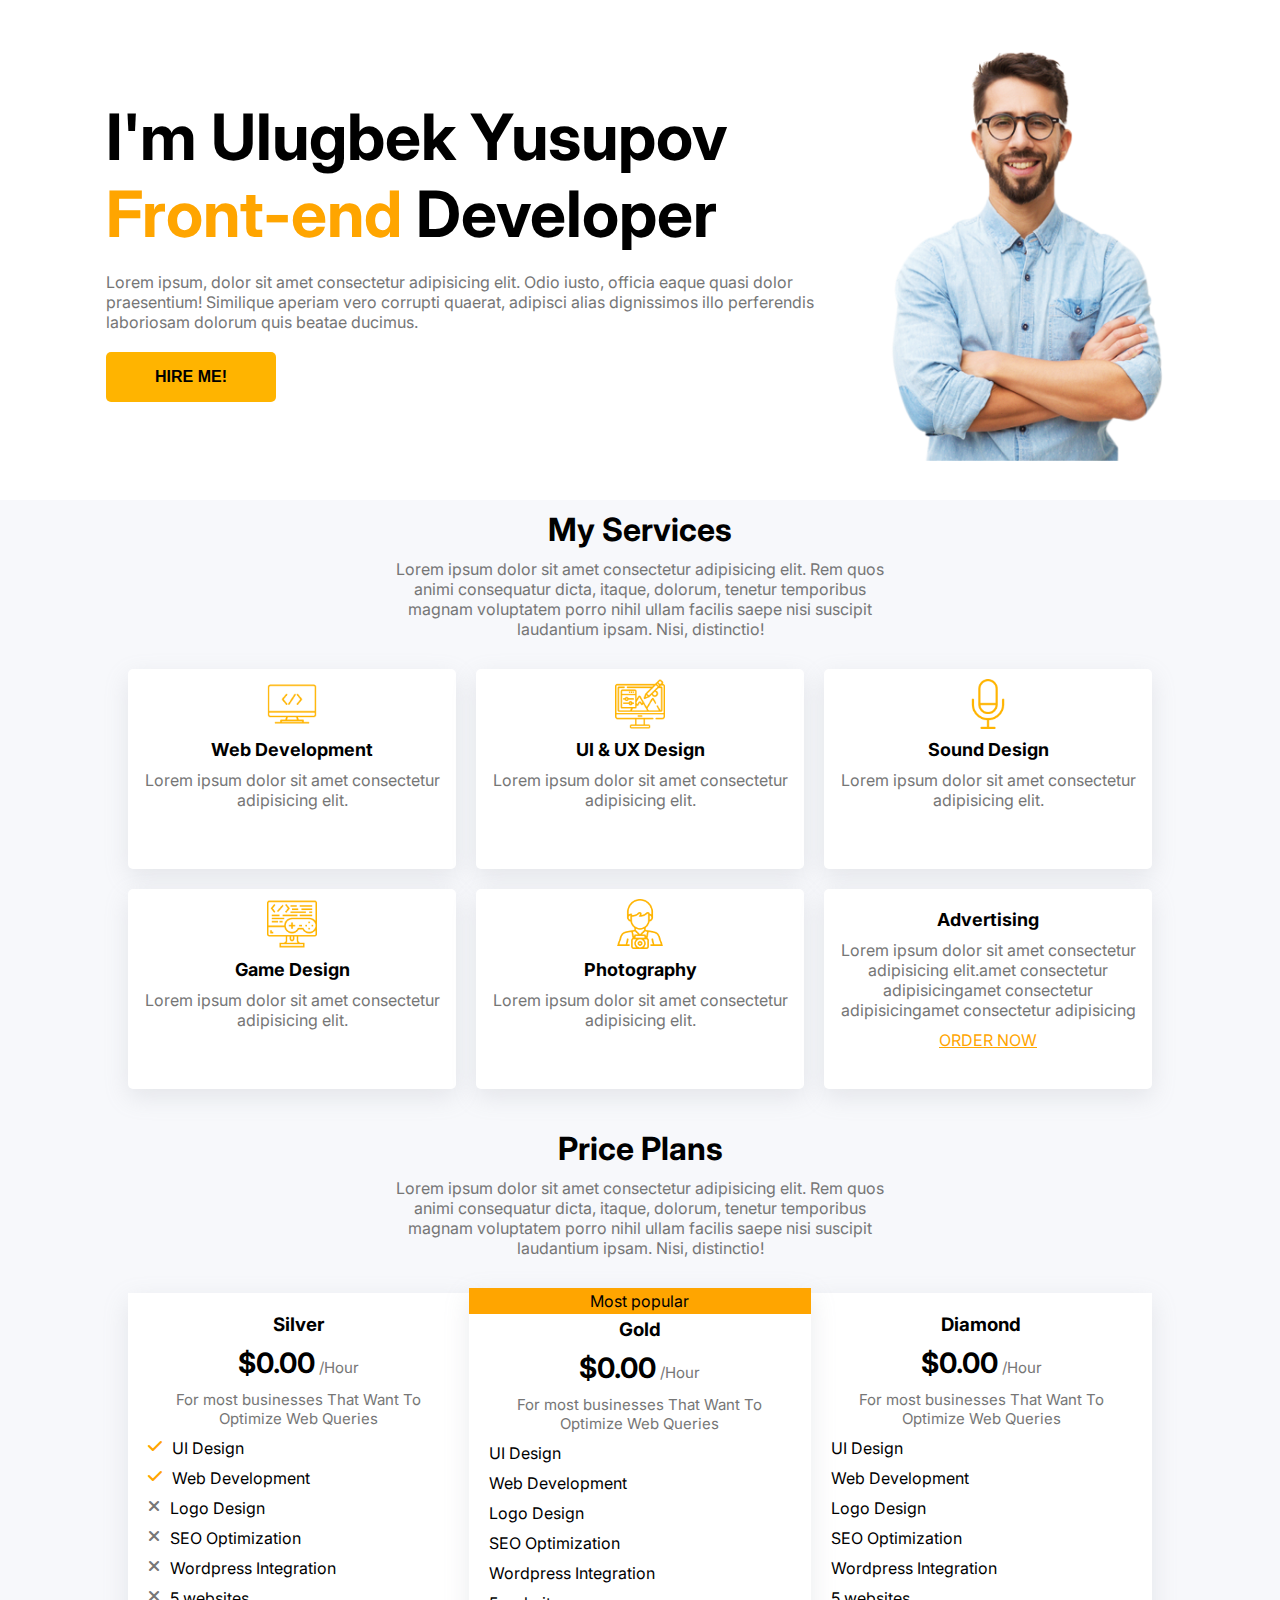
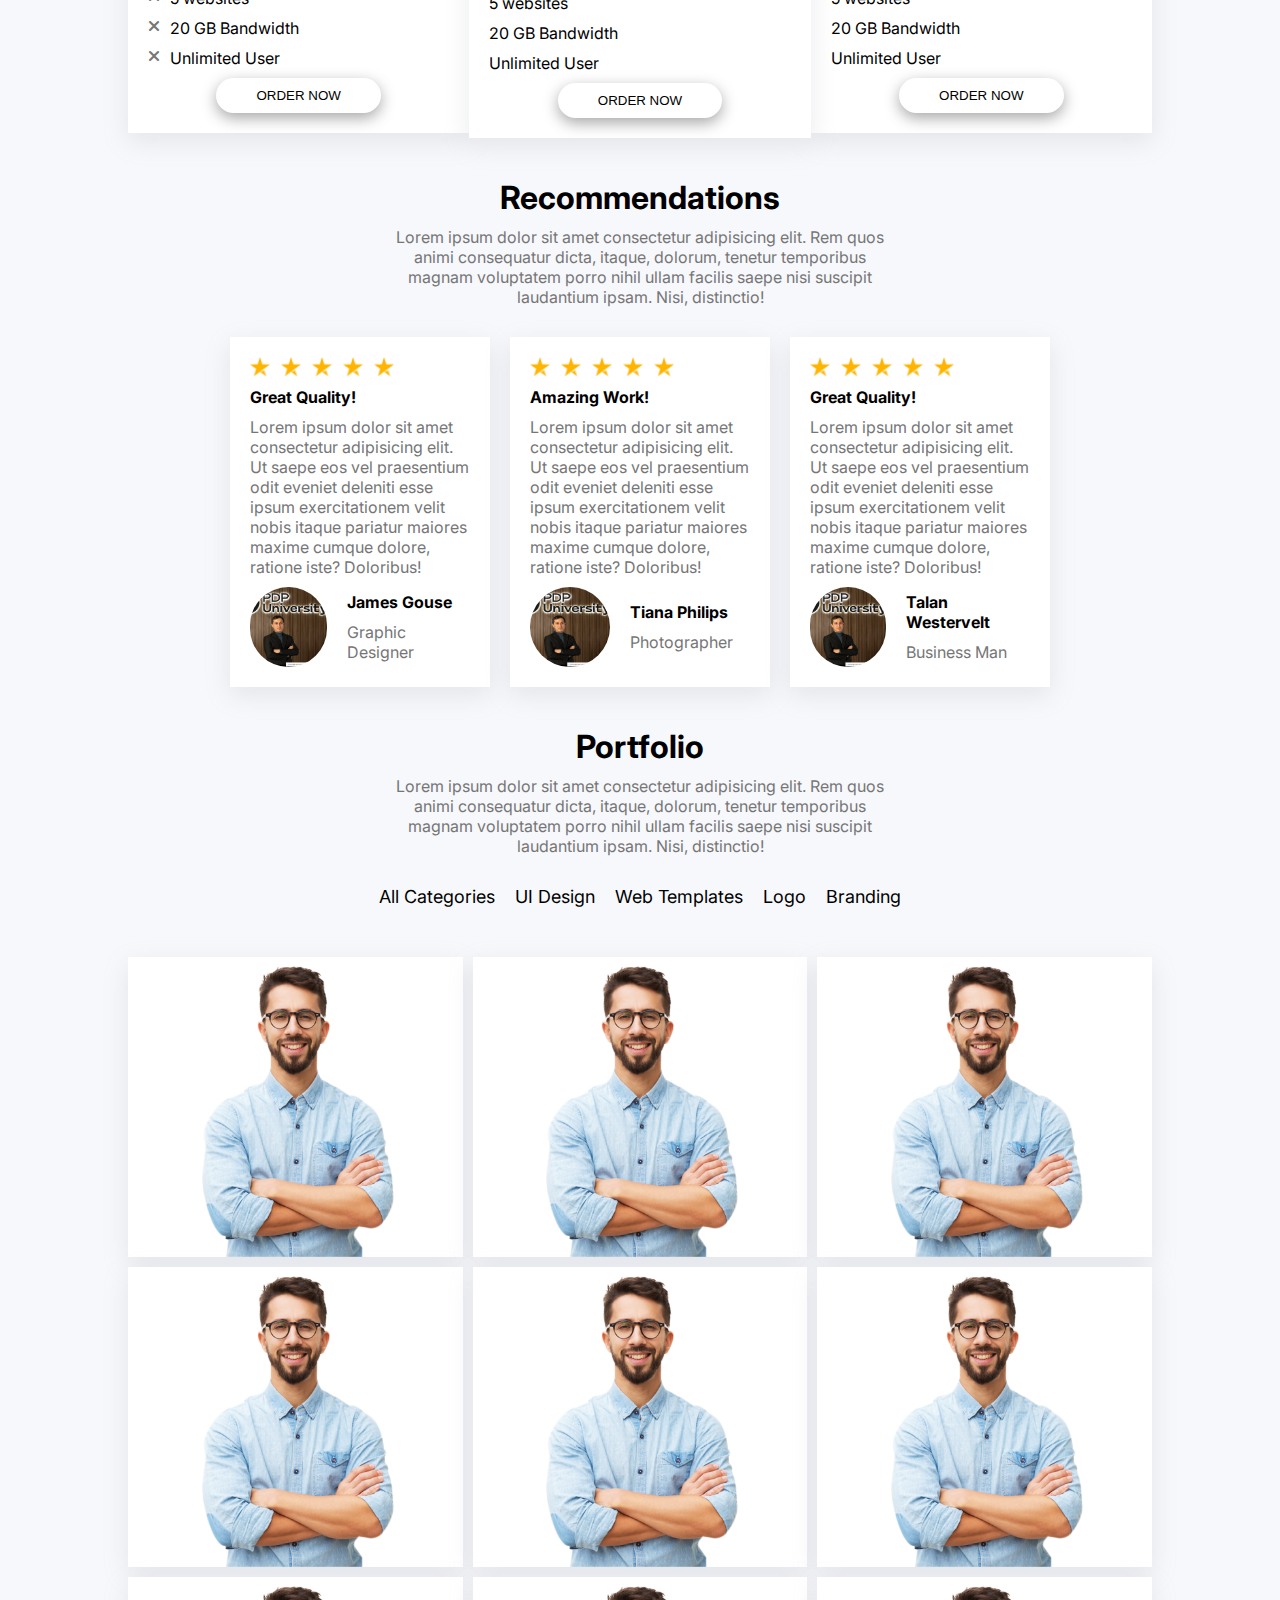
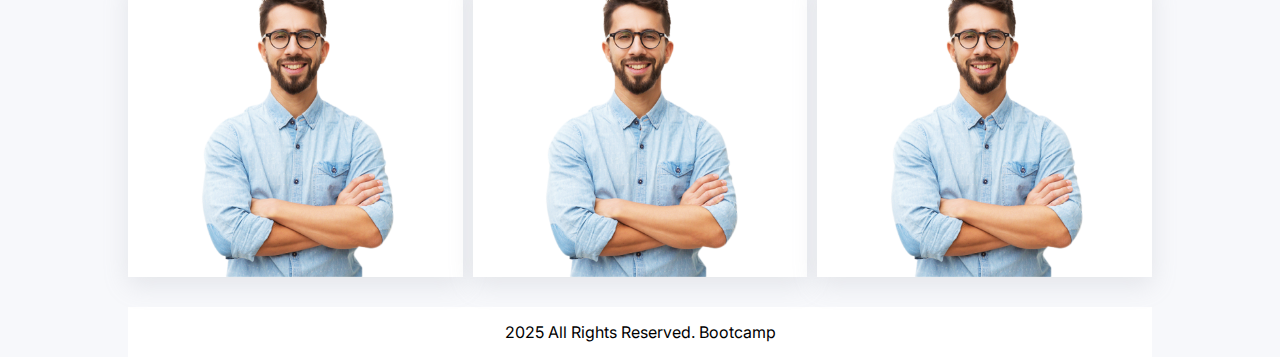
<file: index.html>
<!DOCTYPE html>
<html lang="en">
  <head>
    <meta charset="UTF-8" />
    <meta name="viewport" content="width=device-width, initial-scale=1.0" />
    <title>Document</title>
    <link rel="stylesheet" href="style.css" />
    <link rel="preconnect" href="https://fonts.googleapis.com" />
    <link rel="preconnect" href="https://fonts.gstatic.com" crossorigin />
    <link
      rel="stylesheet"
      href="https://cdnjs.cloudflare.com/ajax/libs/font-awesome/6.7.2/css/all.min.css"
    />
    <link
      href="https://fonts.googleapis.com/css2?family=Inter:ital,opsz,wght@0,14..32,100..900;1,14..32,100..900&display=swap"
      rel="stylesheet"
    />
  </head>
  <body>
    <main>
      <header id="hero">
        <div class="left">
          <h1>
            I'm Ulugbek Yusupov <br />
            <span style="color: orange">Front-end</span> Developer
          </h1>
          <p>
            Lorem ipsum, dolor sit amet consectetur adipisicing elit. Odio
            iusto, officia eaque quasi dolor praesentium! Similique aperiam vero
            corrupti quaerat, adipisci alias dignissimos illo perferendis
            laboriosam dolorum quis beatae ducimus.
          </p>
          <button id="hire-me">HIRE ME!</button>
        </div>
        <div class="img"></div>
      </header>
      <section id="services">
        <h1>My Services</h1>
        <p>
          Lorem ipsum dolor sit amet consectetur adipisicing elit. Rem quos
          animi consequatur dicta, itaque, dolorum, tenetur temporibus magnam
          voluptatem porro nihil ullam facilis saepe nisi suscipit laudantium
          ipsam. Nisi, distinctio!
        </p>
        <div class="services-elements">
          <div class="grid-item">
            <i class="icon1" aria-hidden="true"></i>
            <h2>Web Development</h2>
            <p class="desc">
              Lorem ipsum dolor sit amet consectetur adipisicing elit.
            </p>
          </div>
          <div class="grid-item">
            <i class="icon2" aria-hidden="true"></i>
            <h2>UI & UX Design</h2>
            <p class="desc">
              Lorem ipsum dolor sit amet consectetur adipisicing elit.
            </p>
          </div>
          <div class="grid-item">
            <i class="icon3" aria-hidden="true"></i>
            <h2>Sound Design</h2>
            <p class="desc">
              Lorem ipsum dolor sit amet consectetur adipisicing elit.
            </p>
          </div>
          <div class="grid-item">
            <i class="icon4" aria-hidden="true"></i>
            <h2>Game Design</h2>
            <p class="desc">
              Lorem ipsum dolor sit amet consectetur adipisicing elit.
            </p>
          </div>
          <div class="grid-item">
            <i class="icon5" aria-hidden="true"></i>
            <h2>Photography</h2>
            <p class="desc">
              Lorem ipsum dolor sit amet consectetur adipisicing elit.
            </p>
          </div>
          <div class="grid-item">
            <i aria-hidden="true"></i>
            <h2>Advertising</h2>
            <p class="desc">
              Lorem ipsum dolor sit amet consectetur adipisicing elit.amet
              consectetur adipisicingamet consectetur adipisicingamet
              consectetur adipisicing
            </p>
            <a style="color: orange" href="">ORDER NOW</a>
          </div>
        </div>
      </section>
      <section>
        <h1>Price Plans</h1>
        <p>
          Lorem ipsum dolor sit amet consectetur adipisicing elit. Rem quos
          animi consequatur dicta, itaque, dolorum, tenetur temporibus magnam
          voluptatem porro nihil ullam facilis saepe nisi suscipit laudantium
          ipsam. Nisi, distinctio!
        </p>
        <div class="price-items">
          <div class="price-item">
            <h3>Silver</h3>
            <p>
              <span style="font-size: 28px; font-weight: bold; color: black"
                >$0.00</span
              >
              /Hour
            </p>
            <p>For most businesses That Want To Optimize Web Queries</p>
            <ul>
              <div class="icon-container">
                <i style="color: orange" class="fa-solid fa-check"></i>
                <li>UI Design</li>
              </div>
              <div class="icon-container">
                <i style="color: orange" class="fa-solid fa-check"></i>
                <li>Web Development</li>
              </div>
              <div class="icon-container">
                <i class="fa-solid fa-xmark" style="color: #767676"></i>
                <li>Logo Design</li>
              </div>
              <div class="icon-container">
                <i class="fa-solid fa-xmark" style="color: #767676"></i>
                <li>SEO Optimization</li>
              </div>
              <div class="icon-container">
                <i class="fa-solid fa-xmark" style="color: #767676"></i>
                <li>Wordpress Integration</li>
              </div>
              <div class="icon-container">
                <i class="fa-solid fa-xmark" style="color: #767676"></i>
                <li>5 websites</li>
              </div>
              <div class="icon-container">
                <i class="fa-solid fa-xmark" style="color: #767676"></i>
                <li>20 GB Bandwidth</li>
              </div>
              <div class="icon-container">
                <i class="fa-solid fa-xmark" style="color: #767676"></i>
                <li>Unlimited User</li>
              </div>
            </ul>
            <button id="order-now">ORDER NOW</button>
          </div>
          <div class="price-item gold">
            <div class="most-popular">Most popular</div>
            <h3 style="margin-top: 10px">Gold</h3>
            <p>
              <span style="font-size: 28px; font-weight: bold; color: black"
                >$0.00</span
              >
              /Hour
            </p>
            <p>For most businesses That Want To Optimize Web Queries</p>
            <ul>
              <li>UI Design</li>
              <li>Web Development</li>
              <li>Logo Design</li>
              <li>SEO Optimization</li>
              <li>Wordpress Integration</li>
              <li>5 websites</li>
              <li>20 GB Bandwidth</li>
              <li>Unlimited User</li>
            </ul>
            <button id="order-now">ORDER NOW</button>
          </div>
          <div class="price-item">
            <h3>Diamond</h3>
            <p>
              <span style="font-size: 28px; font-weight: bold; color: black"
                >$0.00</span
              >
              /Hour
            </p>
            <p>For most businesses That Want To Optimize Web Queries</p>
            <ul>
              <li>UI Design</li>
              <li>Web Development</li>
              <li>Logo Design</li>
              <li>SEO Optimization</li>
              <li>Wordpress Integration</li>
              <li>5 websites</li>
              <li>20 GB Bandwidth</li>
              <li>Unlimited User</li>
            </ul>
            <button id="order-now">ORDER NOW</button>
          </div>
        </div>
      </section>
      <section>
        <h1>Recommendations</h1>
        <p>
          Lorem ipsum dolor sit amet consectetur adipisicing elit. Rem quos
          animi consequatur dicta, itaque, dolorum, tenetur temporibus magnam
          voluptatem porro nihil ullam facilis saepe nisi suscipit laudantium
          ipsam. Nisi, distinctio!
        </p>
        <div class="recommendation-cards">
          <div class="recommendation-card">
            <div class="stars"></div>
            <h4>Great Quality!</h4>
            <p>
              Lorem ipsum dolor sit amet consectetur adipisicing elit. Ut saepe
              eos vel praesentium odit eveniet deleniti esse ipsum
              exercitationem velit nobis itaque pariatur maiores maxime cumque
              dolore, ratione iste? Doloribus!
            </p>
            <div class="profile">
              <img class="avatar" src="./public/images/me.png" alt="" />
              <div class="profile-info">
                <h4>James Gouse</h4>
                <p>Graphic Designer</p>
              </div>
            </div>
          </div>
          <div class="recommendation-card">
            <div class="stars"></div>
            <h4>Amazing Work!</h4>
            <p>
              Lorem ipsum dolor sit amet consectetur adipisicing elit. Ut saepe
              eos vel praesentium odit eveniet deleniti esse ipsum
              exercitationem velit nobis itaque pariatur maiores maxime cumque
              dolore, ratione iste? Doloribus!
            </p>
            <div class="profile">
              <img class="avatar" src="./public/images/me.png" alt="" />
              <div class="profile-info">
                <h4>Tiana Philips</h4>
                <p>Photographer</p>
              </div>
            </div>
          </div>
          <div class="recommendation-card">
            <div class="stars"></div>
            <h4>Great Quality!</h4>
            <p>
              Lorem ipsum dolor sit amet consectetur adipisicing elit. Ut saepe
              eos vel praesentium odit eveniet deleniti esse ipsum
              exercitationem velit nobis itaque pariatur maiores maxime cumque
              dolore, ratione iste? Doloribus!
            </p>
            <div class="profile">
              <img class="avatar" src="./public/images/me.png"" alt="" />
              <div class="profile-info">
                <h4>Talan Westervelt</h4>
                <p>Business Man</p>
              </div>
            </div>
          </div>
        </div>
      </section>

      <section>
        <h1>Portfolio</h1>
        <p>
          Lorem ipsum dolor sit amet consectetur adipisicing elit. Rem quos
          animi consequatur dicta, itaque, dolorum, tenetur temporibus magnam
          voluptatem porro nihil ullam facilis saepe nisi suscipit laudantium
          ipsam. Nisi, distinctio!
        </p>
        <ul class="portfolio-selection">
          <li><a href=""> All Categories </a></li>
          <li><a href="">UI Design</a></li>
          <li><a href="">Web Templates</a></li>
          <li><a href="">Logo</a></li>
          <li><a href="">Branding</a></li>
        </ul>
        <div class="portfolio-items">
          <div class="portfolio-item"></div>
          <div class="portfolio-item"></div>
          <div class="portfolio-item"></div>
          <div class="portfolio-item"></div>
          <div class="portfolio-item"></div>
          <div class="portfolio-item"></div>
          <div class="portfolio-item"></div>
          <div class="portfolio-item"></div>
          <div class="portfolio-item"></div>
        </div>
      </section>
      <!-- <div id="contact">
        <div class="contact-container">
          <h2 class="heading2">Leave Us Your Info</h2>
          <form>
            <label for="fullname">Your Fullname (Required)</label>
            <input type="text" name="fullname" id="fullname" />
            <label for="email">Your Email (Required)</label>
            <input type="email" name="email" id="email" />
            <label for="fullname">Subject</label>
            <input type="text" name="subject" id="subject" />
            <label for="message">Your Message</label>
            <textarea name="message" id="message"></textarea>
            <button id="send-btn">SEND MESSAGE</button>
          </form>
        </div>
        <div class="contact-info">
          <h2 class="heading2">Contact Information</h2>
          <div class="info-container">
            <div class="info-card">
              <i></i>
              <div class="info-card-item">
                <h4>Country:</h4>
                <span>Bangladesh</span>
              </div>
              <div class="info-card-item">
                <h4>City:</h4>
                <span>Dhaka</span>
              </div>
              <div class="info-card-item">
                <h4>Street:</h4>
                <span>35 vhatara, Badda</span>
              </div>
            </div>
            <div class="info-card">
              <i></i>
              <div class="info-card-item">
                <h4>Email:</h4>
                <span>youremail@gmail.com</span>
              </div>
              <div class="info-card-item">
                <h4>Skype:</h4>
                <span>@yourusername</span>
              </div>
              <div class="info-card-item">
                <h4>Telegram:</h4>
                <span>@yourusername</span>
              </div>
            </div>
            <div class="info-card">
              <i></i>
              <div class="info-card-item">
                <h4>Support Service:</h4>
                <span>45665465</span>
              </div>
              <div class="info-card-item">
                <h4>Office:</h4>
                <span>+58 (021)356 587 235</span>
              </div>
              <div class="info-card-item">
                <h4>Personal:</h4>
                <span>+58 (021)356 587 235</span>
              </div>
            </div>
          </div>
        </div>
      </div> -->
    </main>
    <footer>2025 All Rights Reserved. Bootcamp</footer>
  </body>
</html>
</file>
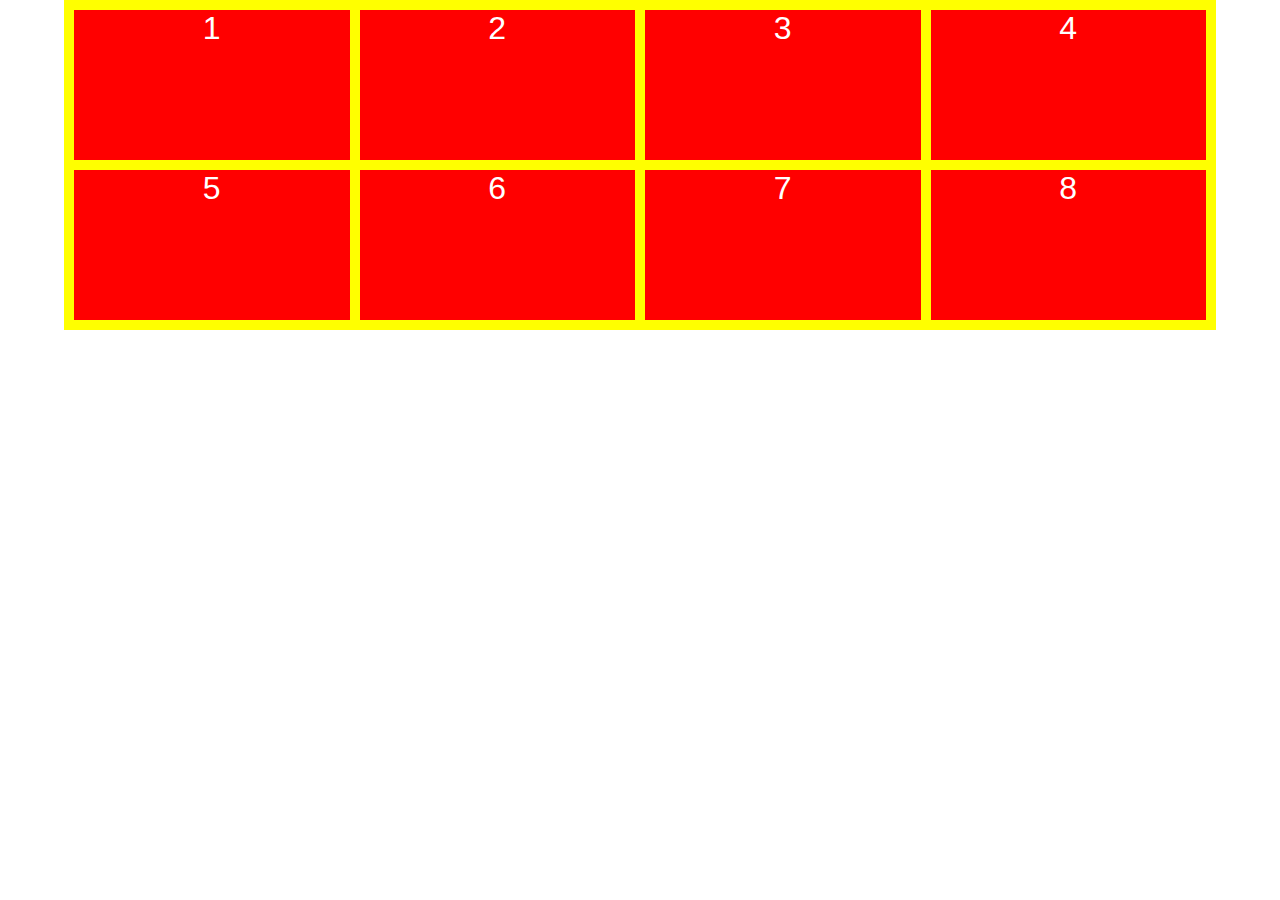
<file: test.html>
<!DOCTYPE html>
<html lang="en">
  <head>
    <meta charset="UTF-8" />
    <meta name="viewport" content="width=device-width, initial-scale=1.0" />
    <title>Responsive Layout</title>
    <style>
      * {
        box-sizing: border-box;
      }

      body {
        margin: 0;
        font-family: sans-serif;
      }

      .container {
        display: flex;
        flex-direction: column;
        width: 90%;
        gap: 10px;
        margin: 0 auto;
        background-color: yellow;
        padding: 10px;
      }

      .top,
      .bottom {
        display: flex;
        flex-wrap: wrap;
        gap: 10px;
        width: 100%;
      }

      .top div,
      .bottom div {
        background-color: red;
        color: white;
        font-size: 2rem;
        text-align: center;
        height: 150px;
      }

      /* -------- Mobile (320px - 600px) -------- */
      @media screen and (max-width: 600px) {
        .top div,
        .bottom div {
          /* flex: 0 0 100%; */
          flex-grow: 0;
          flex-shrink: 0;
          flex-basis: 100%;
        }
      }

      /* -------- Tablet (601px – 1024px) -------- */
      @media screen and (min-width: 601px) and (max-width: 1024px) {
        .top div,
        .bottom div {
          /* flex: 1 1 calc(50% - 10px); */
          flex-grow: 1;
          flex-shrink: 1;
          flex-basis: calc(50% - 10px);
        }
      }

      /* -------- Desktop (1025px and up) -------- */
      @media screen and (min-width: 1025px) {
        .top div,
        .bottom div {
          /* flex: 1 1 calc(25% - 10px); */
          flex-grow: 1;
          flex-shrink: 1;
          flex-basis: calc(25% - 10px);
        }
      }
    </style>
  </head>
  <body>
    <div class="container">
      <div class="top">
        <div>1</div>
        <div>2</div>
        <div>3</div>
        <div>4</div>
      </div>
      <div class="bottom">
        <div>5</div>
        <div>6</div>
        <div>7</div>
        <div>8</div>
      </div>
    </div>
  </body>
</html>
</file>
<file: style.css>
body {
  margin: 0;
  padding: 0;
  box-sizing: border-box;
  background-color: #f7f8fb;
  font-family: "Inter", sans-serif;
}

section {
  display: flex;
  flex-direction: column;
  align-items: center;
  justify-content: center;
  margin: 0 auto;
  margin-bottom: 30px;
  width: 80%;
}

h1 {
  margin: 10px;
}

h2 {
  font-size: 18px;
  margin: 0;
}

h3,
h4 {
  margin: 0;
}

p {
  color: #767676;
  margin: 0;
}

section > p {
  margin: 0;
  margin-bottom: 30px;
  width: 50%;
  text-align: center;
}

ul {
  display: flex;
  flex-direction: column;
  gap: 10px;
  padding: 0;
  margin: 0;
  width: 100%;
}

ul li {
  list-style-type: none;
}

#hero {
  display: flex;
  background-color: white;
  justify-content: center;
  align-items: center;
  height: 500px;
}

.services-elements {
  display: grid;
  width: 100%;
  grid-template-columns: repeat(3, 1fr);
  grid-template-rows: 200px 200px;
  gap: 20px;
}

.img {
  background-image: url("aad37bdf81d3bac886d50f470fcaa991fa4cc196.png");
  height: 100%;
  width: 300px;
  background-size: contain;
  background-position: center;
  background-repeat: no-repeat;
}

.left h1 {
  font-size: 64px;
  margin: 0;
}

.left {
  display: flex;
  flex-direction: column;
  width: 60%;
  gap: 20px;
}

#hire-me {
  width: 170px;
  height: 50px;
  background-color: #ffb400;
  border: none;
  border-radius: 5px;
  font-size: 16px;
  font-weight: bold;
}

.grid-item {
  display: flex;
  flex-direction: column;
  align-items: center;
  justify-items: space-around;
  background-color: white;
  gap: 10px;
  padding: 10px;
  border-radius: 5px;
  box-shadow: rgba(149, 157, 165, 0.2) 0px 8px 24px;
}

.icon1 {
  display: inline-block;
  background: url("public/icons/coding.png") center / contain no-repeat;
  width: 50px;
  height: 50px;
}

.icon2 {
  display: inline-block;
  background: url("public/icons/illustration.png") center / contain no-repeat;
  width: 50px;
  height: 50px;
}

.icon3 {
  display: inline-block;
  background: url("public/icons/Microphone.png") center / contain no-repeat;
  width: 50px;
  height: 50px;
}

.icon4 {
  display: inline-block;
  background: url("public/icons/game-development.png") center / contain
    no-repeat;
  width: 50px;
  height: 50px;
}

.icon5 {
  display: inline-block;
  background: url("public/icons/Photographer.png") center / contain no-repeat;
  width: 50px;
  height: 50px;
}

.desc {
  text-align: center;
}

.price-items {
  display: flex;
  flex-direction: row;
  align-items: center;
  justify-content: space-between;
  box-sizing: border-box;
  width: 100%;
}

.gold {
  position: relative;
}

.gold > div {
  position: absolute;
  top: 0;
  background-color: orange;
  width: 100%;
  text-align: center;
  padding: 3px;
  box-sizing: border-box;
}

.price-item {
  background-color: white;
  padding: 20px;
  display: flex;
  flex-direction: column;
  align-items: center;
  gap: 10px;
  box-shadow: rgba(149, 157, 165, 0.2) 0px 8px 24px;
}

.price-item p {
  font-size: 15px;
  text-align: center;
}

#order-now {
  padding: 10px 40px 10px 40px;
  border: none;
  background-color: white;
  box-shadow: rgba(0, 0, 0, 0.35) 0px 5px 15px;
  border-radius: 20px;
}
#order-now:hover {
  background-color: orange;
  cursor: pointer;
}

.icon-container {
  display: flex;
  gap: 10px;
}

.recommendation-cards {
  display: flex;
  width: 80%;
  align-items: center;
  justify-content: space-between;
  gap: 20px;
}

.recommendation-card {
  background-color: white;
  padding: 20px;
  display: flex;
  flex-direction: column;
  gap: 10px;
  box-shadow: rgba(149, 157, 165, 0.2) 0px 8px 24px;
}

.stars {
  background-image: url("./public/icons/Rating.png");
  height: 20px;
  background-size: contain;
  background-position: left;
  background-repeat: no-repeat;
}

.avatar {
  width: 80px;
  height: 80px;
  border-radius: 40px;
}

.profile {
  display: flex;
  align-items: center;
  gap: 20px;
}

.profile-info {
  display: flex;
  flex-direction: column;
  gap: 10px;
}

.portfolio-selection {
  display: flex;
  flex-direction: row;
  align-items: center;
  justify-content: center;
  gap: 20px;
  margin: 0 auto;
  margin-bottom: 50px;
}

.portfolio-selection li {
  font-size: 18px;
}

.portfolio-selection li a {
  text-decoration: none;
  color: black;
}

.portfolio-selection li a:hover {
  color: rgb(179, 176, 176);
}

.portfolio-items {
  display: grid;
  width: 100%;
  grid-template-columns: repeat(3, 1fr);
  grid-template-rows: repeat(3, 300px);
  gap: 10px;
}

.portfolio-item {
  background-color: white;
  background-image: url("./aad37bdf81d3bac886d50f470fcaa991fa4cc196.png");
  background-repeat: no-repeat;
  background-position: center;
  background-size: contain;
  box-shadow: rgba(149, 157, 165, 0.2) 0px 8px 24px;
}

#contact {
  display: grid;
  grid-template-columns: 2fr 1fr;
  grid-template-rows: 1fr;
  gap: 20px;
  width: 80%;
  margin: 0 auto;
  height: 100%;
}

.contact-container {
  display: flex;
  flex-direction: column;
  height: 100%;
  box-sizing: border-box;
}

form {
  display: flex;
  flex-direction: column;
  background-color: white;
  padding: 20px;
  height: 100%;
}

.heading2 {
  font-size: 32px;
  margin-bottom: 10px;
}

label {
  color: #767676;
  margin-bottom: 5px;
}

input {
  padding: 10px;
  margin-bottom: 20px;
  background-color: #f0f0f6;
  border: none;
}

textarea {
  background-color: #f0f0f6;
  border: none;
  height: 100%;
}

#send-btn {
  width: 200px;
  border: none;
  background-color: orange;
  margin-top: 20px;
  padding: 10px;
}

.info-card {
  background-color: white;
  padding: 20px;
  display: flex;
  flex-direction: column;
  gap: 20px;
}

.info-container {
  display: flex;
  flex-direction: column;
  justify-content: space-between;
  gap: 10px;
}

.info-card-item {
  display: flex;
  color: #767676;
  justify-content: space-between;
}

.info-card i {
  height: 50px;
  width: 50px;
  border-radius: 25px;
  background-color: orange;
  margin: 0 auto;
}

footer {
  width: 80%;
  display: flex;
  align-items: center;
  justify-content: center;
  height: 50px;
  background-color: white;
  margin: 0 auto;
  margin-top: 20px;
}

@media screen and (max-width: 767px) {
  .left h1 {
    font-size: 48px;
  }

  #hero {
    flex-direction: column;
    width: 100%;
    padding-bottom: 20px;
    height: auto;
  }

  section > p {
    width: 100%;
  }
  .services-elements {
    grid-template-columns: 1fr;
    grid-template-rows: 1fr;
    gap: 20px;
  }
  .price-items {
    flex-direction: column;
    gap: 20px;
  }
  .recommendation-cards {
    flex-direction: column;
  }

  ul {
    width: 50%;
  }
  li a {
    font-size: 0.8rem;
  }

  .portfolio-items {
    grid-template-columns: 1fr;
    grid-template-rows: repeat(9, 300px);
  }
}

@media screen and (min-width: 768px) and (max-width: 1023px) {
}

@media screen and (min-widht: 1024px) {
}
</file>
